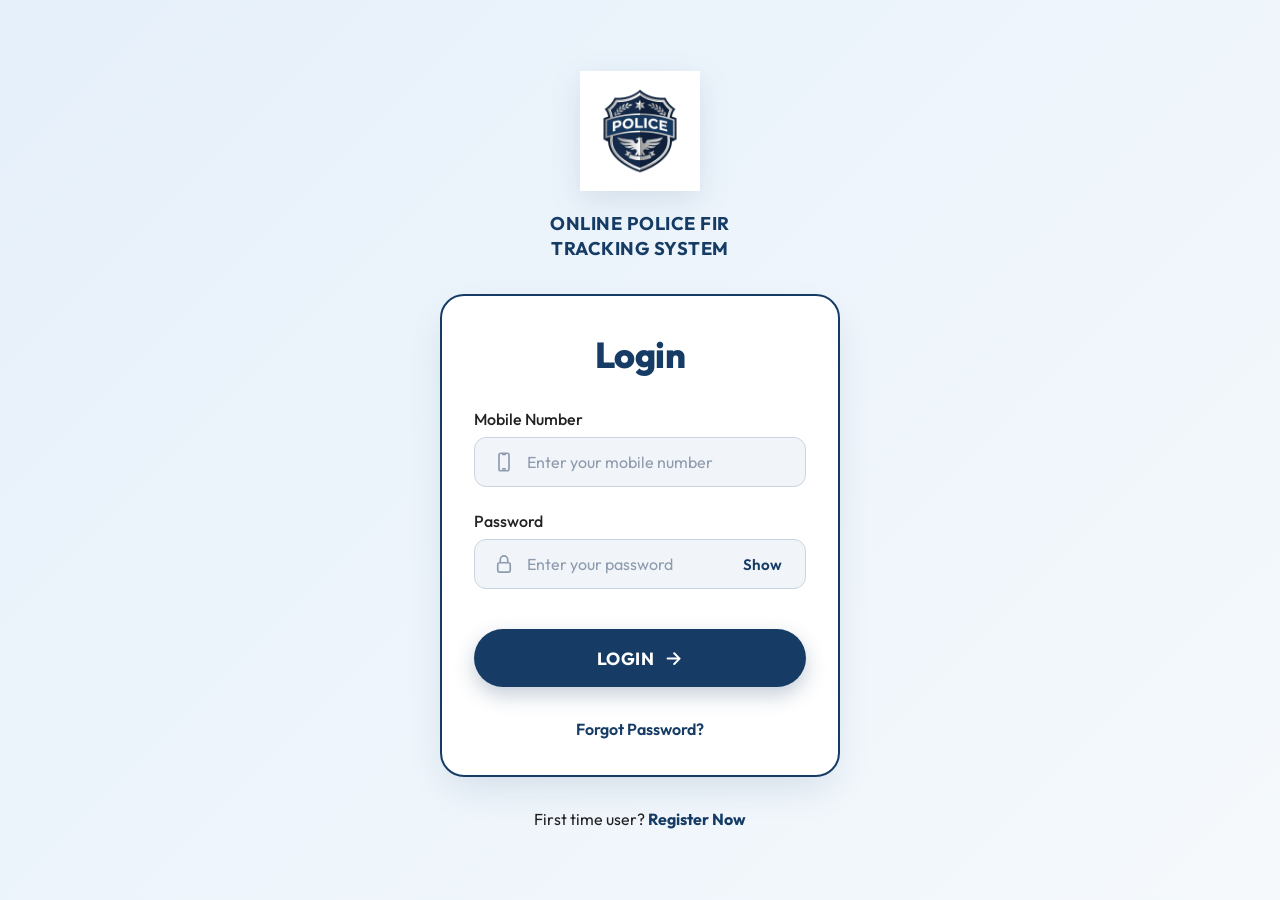
<file: index.html>
<!DOCTYPE html>
<html lang="en">

<head>
    <meta charset="UTF-8">
    <meta name="viewport" content="width=device-width, initial-scale=1.0">
    <title>Online Police FIR Tracking System - Login</title>
    <!-- Preconnect to Google Fonts for performance -->
    <link rel="preconnect" href="https://fonts.googleapis.com">
    <link rel="preconnect" href="https://fonts.gstatic.com" crossorigin>
    <link href="https://fonts.googleapis.com/css2?family=Outfit:wght@400;500;600;700&display=swap" rel="stylesheet">
    <link rel="stylesheet" href="style.css">
</head>

<body>
    <div class="container">
        <!-- Logo and Title Area -->
        <header class="header">
            <img src="assets/police_logo.png" alt="Police Badge Logo" class="logo">
            <h1 class="title">ONLINE POLICE FIR<br>TRACKING SYSTEM</h1>
        </header>

        <!-- Login Card -->
        <main class="login-card">
            <h2 class="card-title">Login</h2>

            <form id="loginForm" class="login-form">
                <!-- Mobile Number Field -->
                <div class="input-group">
                    <label for="mobileNumber">Mobile Number</label>
                    <div class="input-wrapper">
                        <!-- Phone Icon -->
                        <svg xmlns="http://www.w3.org/2000/svg" fill="none" viewBox="0 0 24 24" stroke-width="2"
                            stroke="currentColor" class="icon" aria-hidden="true">
                            <path stroke-linecap="round" stroke-linejoin="round"
                                d="M10.5 1.5H8.25A2.25 2.25 0 006 3.75v16.5a2.25 2.25 0 002.25 2.25h7.5A2.25 2.25 0 0018 20.25V3.75a2.25 2.25 0 00-2.25-2.25H13.5m-3 0V3h3V1.5m-3 0h3m-3 18.75h3" />
                        </svg>
                        <input type="tel" id="mobileNumber" name="mobileNumber" placeholder="Enter your mobile number"
                            required minlength="10" maxlength="15">
                    </div>
                </div>

                <!-- Password Field -->
                <div class="input-group">
                    <label for="password">Password</label>
                    <div class="input-wrapper">
                        <!-- Lock Icon -->
                        <svg xmlns="http://www.w3.org/2000/svg" fill="none" viewBox="0 0 24 24" stroke-width="2"
                            stroke="currentColor" class="icon" aria-hidden="true">
                            <path stroke-linecap="round" stroke-linejoin="round"
                                d="M16.5 10.5V6.75a4.5 4.5 0 10-9 0v3.75m-.75 11.25h10.5a2.25 2.25 0 002.25-2.25v-6.75a2.25 2.25 0 00-2.25-2.25H6.75a2.25 2.25 0 00-2.25 2.25v6.75a2.25 2.25 0 002.25 2.25z" />
                        </svg>
                        <input type="password" id="password" name="password" placeholder="Enter your password" required>
                        <button type="button" id="togglePassword" class="toggle-password"
                            aria-label="Toggle password visibility">Show</button>
                    </div>
                </div>

                <!-- Submit Button -->
                <button type="submit" class="submit-btn" id="submitBtn">
                    <span>LOGIN</span>
                    <!-- Arrow Right Icon -->
                    <svg xmlns="http://www.w3.org/2000/svg" fill="none" viewBox="0 0 24 24" stroke-width="2.5"
                        stroke="currentColor" class="btn-icon" aria-hidden="true">
                        <path stroke-linecap="round" stroke-linejoin="round"
                            d="M4.5 12h15m0 0l-6.75-6.75M19.5 12l-6.75 6.75" />
                    </svg>
                </button>

                <!-- Forgot Password -->
                <div class="forgot-password">
                    <a href="#">Forgot Password?</a>
                </div>
            </form>
        </main>

        <!-- Footer Text -->
        <footer class="footer">
            <p>First time user? <a href="#" class="register-link">Register Now</a></p>
        </footer>
    </div>
    <script src="script.js"></script>
</body>

</html>
</file>
<file: style.css>
/* Base Styles & Variables */
:root {
    --primary-blue: #163C65; /* Deep blue from the design overlay */
    --primary-blue-hover: #102e50;
    --text-dark: #222222;
    --text-muted: #8E9BAE; 
    --bg-gradient: linear-gradient(135deg, #E6F0FA 0%, #F5F9FC 100%); /* very soft icy background */
    --card-bg: #FFFFFF;
    --input-bg: #F1F5F9;
    --input-border: #CBD5E1;
    --input-border-focus: #163C65;
    --focus-ring: rgba(22, 60, 101, 0.15);
}

* {
    margin: 0;
    padding: 0;
    box-sizing: border-box;
}

body {
    font-family: 'Outfit', sans-serif;
    background: var(--bg-gradient);
    color: var(--text-dark);
    display: flex;
    justify-content: center;
    align-items: center;
    min-height: 100vh;
    padding: 1.5rem;
    overflow-x: hidden;
}

/* Container Wrapper */
.container {
    width: 100%;
    max-width: 400px;
    display: flex;
    flex-direction: column;
    align-items: center;
    animation: slideUp 0.8s cubic-bezier(0.16, 1, 0.3, 1);
}

@keyframes slideUp {
    from { opacity: 0; transform: translateY(20px); }
    to { opacity: 1; transform: translateY(0); }
}

/* Header Area (Logo & Title) */
.header {
    text-align: center;
    margin-bottom: 2rem;
}

.logo {
    width: 120px;
    height: auto;
    margin-bottom: 1rem;
    filter: drop-shadow(0 10px 15px rgba(22, 60, 101, 0.1));
    transition: transform 0.3s ease;
}

.logo:hover {
    transform: scale(1.05);
}

.title {
    color: var(--primary-blue);
    font-size: 1.15rem;
    font-weight: 700;
    line-height: 1.4;
    letter-spacing: 0.5px;
    text-transform: uppercase;
}

/* Main Login Card */
.login-card {
    width: 100%;
    background-color: var(--card-bg);
    border-radius: 1.5rem; /* very rounded */
    padding: 2.25rem 2rem;
    border: 2px solid var(--primary-blue); /* distinctive blue border from screenshot */
    box-shadow: 0 16px 40px -10px rgba(22, 60, 101, 0.15), 
                0 0 0 4px rgba(255,255,255, 0.4) inset;
    margin-bottom: 2rem;
    position: relative;
}

/* Card Heading "Login" */
.card-title {
    color: var(--primary-blue);
    font-size: 2.25rem;
    font-weight: 800;
    text-align: center;
    margin-bottom: 2rem;
    letter-spacing: -0.5px;
}

/* Form layout */
.login-form {
    display: flex;
    flex-direction: column;
    gap: 1.5rem;
}

/* Input Wrappers */
.input-group {
    display: flex;
    flex-direction: column;
    gap: 0.5rem;
}

.input-group label {
    font-size: 1rem;
    font-weight: 500;
    color: var(--text-dark);
}

.input-wrapper {
    position: relative;
    display: flex;
    align-items: center;
}

/* SVG Line Icons Inside Input */
.input-wrapper .icon {
    position: absolute;
    left: 1.25rem;
    width: 1.25rem;
    height: 1.25rem;
    color: var(--text-muted);
    pointer-events: none;
    transition: all 0.3s ease;
}

/* Input Type Definition */
.input-wrapper input {
    width: 100%;
    padding: 0.875rem 1rem 0.875rem 3.25rem;
    background-color: var(--input-bg);
    border: 1px solid var(--input-border);
    border-radius: 0.75rem;
    font-family: inherit;
    font-size: 1rem;
    color: var(--text-dark);
    font-weight: 400;
    transition: all 0.3s ease;
}

.input-wrapper input::placeholder {
    color: var(--text-muted);
    font-weight: 400;
}

#password {
    padding-right: 4.5rem; /* give space to 'Show' text */
}

/* Input Focus States */
.input-wrapper input:focus {
    outline: none;
    border-color: var(--input-border-focus);
    background-color: #fff;
    box-shadow: 0 0 0 4px var(--focus-ring);
}

.input-wrapper input:focus + .icon,
.input-wrapper input:not(:placeholder-shown) + .icon {
    color: var(--primary-blue);
}

/* Show / Hide Password Button */
.toggle-password {
    position: absolute;
    right: 1.25rem;
    background: none;
    border: none;
    color: var(--primary-blue);
    font-family: inherit;
    font-weight: 600;
    font-size: 0.95rem;
    cursor: pointer;
    padding: 0.25rem;
    border-radius: 0.25rem;
    transition: opacity 0.2s ease, transform 0.2s ease;
}

.toggle-password:hover {
    opacity: 0.7;
}

.toggle-password:focus-visible {
    outline: 2px solid var(--primary-blue);
    outline-offset: 2px;
}

/* Submit Button styling */
.submit-btn {
    margin-top: 1rem;
    background-color: var(--primary-blue);
    color: white;
    border: none;
    border-radius: 3rem; /* Pill shaped */
    padding: 1.1rem;
    font-size: 1.1rem;
    font-weight: 700;
    font-family: inherit;
    letter-spacing: 0.5px;
    display: flex;
    justify-content: center;
    align-items: center;
    gap: 0.6rem;
    cursor: pointer;
    transition: all 0.3s cubic-bezier(0.2, 0.8, 0.2, 1);
    box-shadow: 0 8px 20px rgba(22, 60, 101, 0.25);
    position: relative;
    overflow: hidden;
}

.submit-btn .btn-icon {
    width: 1.2rem;
    height: 1.2rem;
    transition: transform 0.3s ease;
}

.submit-btn:hover {
    background-color: var(--primary-blue-hover);
    transform: translateY(-2px);
    box-shadow: 0 12px 24px rgba(22, 60, 101, 0.35);
}

.submit-btn:hover .btn-icon {
    transform: translateX(4px);
}

.submit-btn:active {
    transform: translateY(1px);
    box-shadow: 0 4px 10px rgba(22, 60, 101, 0.25);
}

/* Forgot Password Text styling */
.forgot-password {
    text-align: center;
    margin-top: 0.5rem;
}

.forgot-password a {
    color: var(--primary-blue);
    text-decoration: none;
    font-size: 1rem;
    font-weight: 600;
    transition: color 0.2s ease;
}

.forgot-password a:hover {
    color: var(--primary-blue-hover);
    text-decoration: underline;
}

/* Footer / register element */
.footer {
    font-size: 1rem;
    color: var(--text-dark);
}

.register-link {
    color: var(--primary-blue);
    font-weight: 700;
    text-decoration: none;
    transition: all 0.2s ease;
}

.register-link:hover {
    text-decoration: underline;
}

/* Micro Focus/Autofill adjustments */
input:-webkit-autofill,
input:-webkit-autofill:hover, 
input:-webkit-autofill:focus, 
input:-webkit-autofill:active{
    -webkit-box-shadow: 0 0 0 30px white inset !important;
    transition: background-color 5000s ease-in-out 0s;
}

/* Utility Animations dynamically called by JS */
.submit-btn.animating::after {
    content: '';
    position: absolute;
    top: 50%;
    left: 50%;
    width: 20px;
    height: 20px;
    background: rgba(255, 255, 255, 0.5);
    border-radius: 100%;
    transform: scale(1) translate(-50%, -50%);
    transform-origin: 0 0;
    animation: ripple 0.6s ease-out;
}

@keyframes ripple {
    0% { transform: scale(0) translate(-50%, -50%); opacity: 0.8; }
    100% { transform: scale(30) translate(-50%, -50%); opacity: 0; }
}

@keyframes spin { 
    100% { transform: rotate(360deg); } 
}

.animate-spin {
    animation: spin 1s linear infinite;
}
</file>
